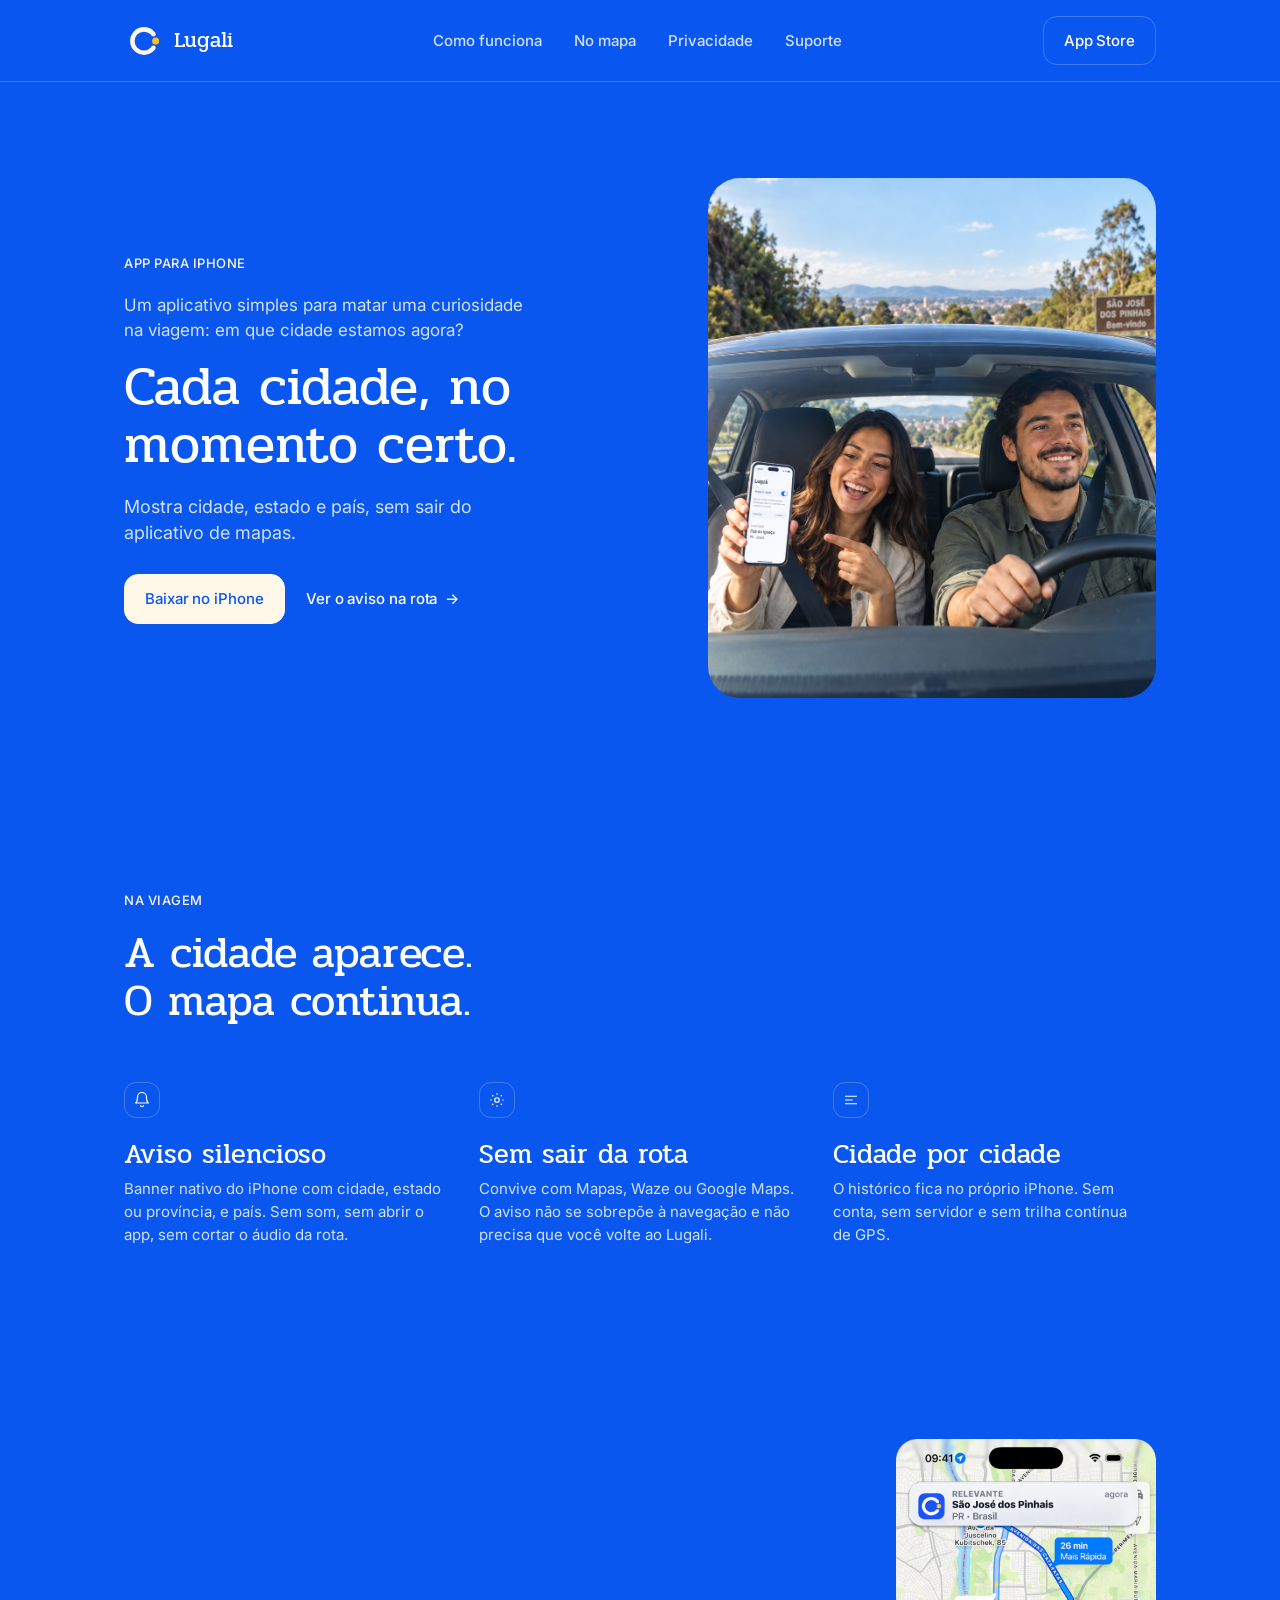
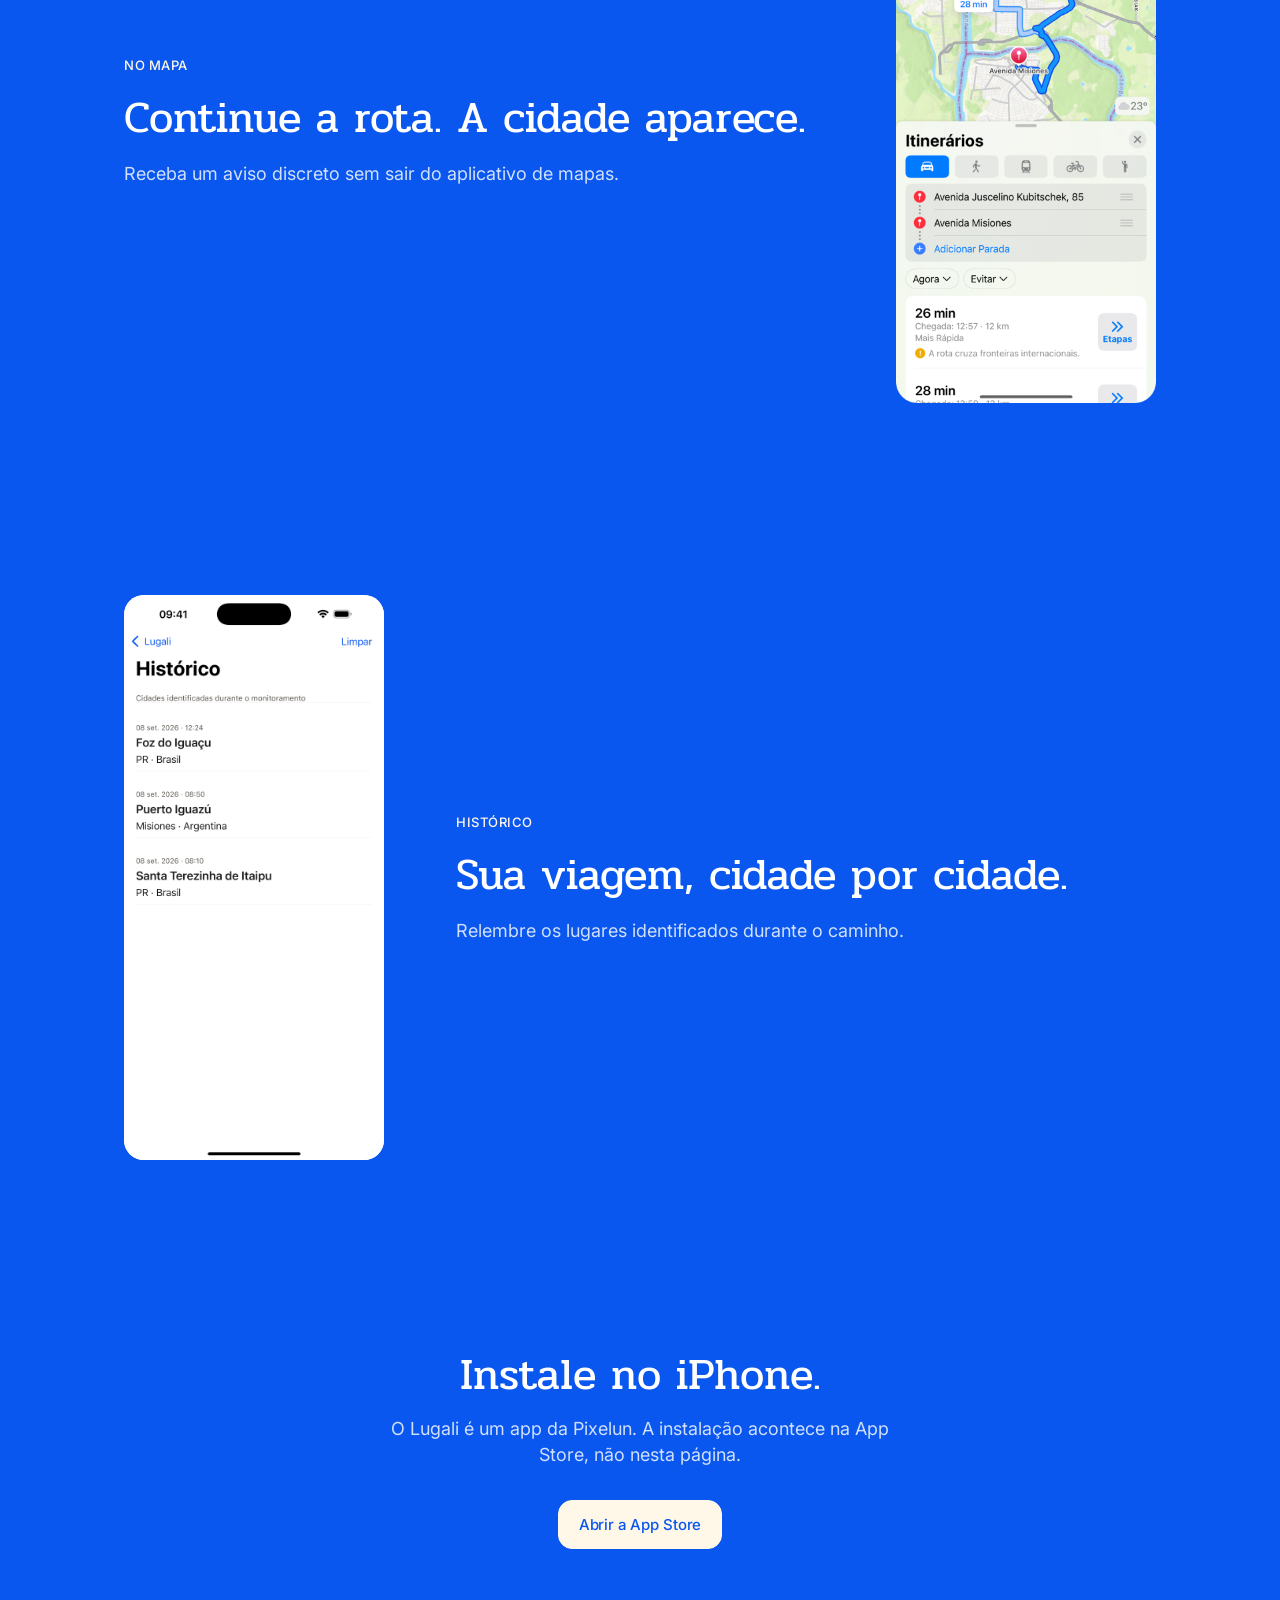
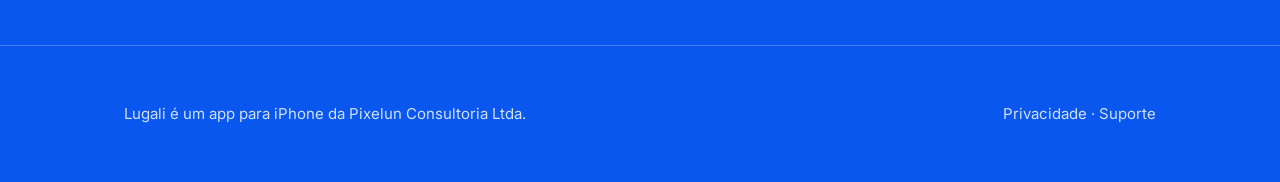
<file: site/index.html>
<!DOCTYPE html>
<html lang="pt-BR">
<head>
  <meta charset="utf-8">
  <meta name="viewport" content="width=device-width, initial-scale=1">
  <title>Lugali — cada cidade, no momento certo</title>
  <meta name="description" content="Um aplicativo simples para matar uma curiosidade na viagem: em que cidade estamos agora? Cidade, estado e país, sem sair do mapa.">
  <meta name="theme-color" content="#0C57F0">
  <link rel="icon" type="image/png" sizes="32x32" href="assets/favicon-32.png">
  <link rel="apple-touch-icon" href="assets/apple-touch-icon.png">
  <link rel="preconnect" href="https://fonts.googleapis.com">
  <link rel="preconnect" href="https://fonts.gstatic.com" crossorigin>
  <link href="https://fonts.googleapis.com/css2?family=Inter:wght@400;500;600&family=Pridi:wght@400&display=swap" rel="stylesheet">
  <link rel="stylesheet" href="assets/styles.css">
</head>
<body>
  <a class="skip" href="#conteudo">Ir ao conteúdo</a>
  <header class="topnav" id="topo">
    <div class="container topnav-inner">
      <a class="logo" href="index.html">
        <img src="assets/mark.svg" width="40" height="40" alt="">
        Lugali
      </a>
      <nav aria-label="Principal">
        <a href="#recursos">Como funciona</a>
        <a href="#no-mapa">No mapa</a>
        <a href="privacidade.html">Privacidade</a>
        <a href="suporte.html">Suporte</a>
      </nav>
      <a class="btn btn-secondary" href="#baixar">App Store</a>
    </div>
  </header>

  <main id="conteudo">
    <section class="section">
      <div class="container hero-split">
        <div class="hero-copy">
          <p class="eyebrow">App para iPhone</p>
          <p class="opener">Um aplicativo simples para matar uma curiosidade na viagem: em que cidade estamos agora?</p>
          <h1>Cada cidade, no momento certo.</h1>
          <p class="lead" style="margin-top: 20px;">Mostra cidade, estado e país, sem sair do aplicativo de mapas.</p>
          <div class="hero-cta">
            <a class="btn btn-primary" href="#baixar">Baixar no iPhone</a>
            <a class="btn btn-ghost btn-arrow" href="#no-mapa">Ver o aviso na rota</a>
          </div>
        </div>
        <figure class="hero-photo">
          <img src="assets/hero.jpg" width="1024" height="1536" alt="Casal no carro mostra o Lugali aberto em Foz do Iguaçu, com a placa de São José dos Pinhais ao fundo.">
        </figure>
      </div>
    </section>

    <section class="section" id="recursos">
      <div class="container" style="display: flex; flex-direction: column; gap: 56px;">
        <div class="features-intro">
          <p class="eyebrow">Na viagem</p>
          <h2>A cidade aparece. O mapa continua.</h2>
        </div>
        <div class="grid-3">
          <div class="feature">
            <div class="feature-mark">
              <svg viewBox="0 0 24 24" fill="none" stroke="currentColor" stroke-width="1.6" aria-hidden="true"><path d="M6 8a6 6 0 0 1 12 0c0 7 3 8 3 8H3s3-1 3-8"/><path d="M10 19a2 2 0 0 0 4 0"/></svg>
            </div>
            <h3>Aviso silencioso</h3>
            <p>Banner nativo do iPhone com cidade, estado ou província, e país. Sem som, sem abrir o app, sem cortar o áudio da rota.</p>
          </div>
          <div class="feature">
            <div class="feature-mark">
              <svg viewBox="0 0 24 24" fill="none" stroke="currentColor" stroke-width="1.6" aria-hidden="true"><circle cx="12" cy="12" r="3"/><path d="M12 3v2M12 19v2M3 12h2M19 12h2M5.6 5.6l1.4 1.4M17 17l1.4 1.4M18.4 5.6 17 7M7 17l-1.4 1.4"/></svg>
            </div>
            <h3>Sem sair da rota</h3>
            <p>Convive com Mapas, Waze ou Google Maps. O aviso não se sobrepõe à navegação e não precisa que você volte ao Lugali.</p>
          </div>
          <div class="feature">
            <div class="feature-mark">
              <svg viewBox="0 0 24 24" fill="none" stroke="currentColor" stroke-width="1.6" aria-hidden="true"><path d="M4 7h16M4 12h10M4 17h16"/></svg>
            </div>
            <h3>Cidade por cidade</h3>
            <p>O histórico fica no próprio iPhone. Sem conta, sem servidor e sem trilha contínua de GPS.</p>
          </div>
        </div>
      </div>
    </section>

    <section class="section" id="no-mapa">
      <div class="container moment-split">
        <div class="moment-copy">
          <p class="eyebrow">No mapa</p>
          <h2>Continue a rota. A cidade aparece.</h2>
          <p class="lead" style="margin-top: 18px;">Receba um aviso discreto sem sair do aplicativo de mapas.</p>
        </div>
        <div class="phone-shot">
          <img src="assets/rota.png" width="780" height="1694" alt="Aviso do Lugali sobre o mapa: São José dos Pinhais, PR, Brasil.">
        </div>
      </div>
    </section>

    <section class="section" id="historico">
      <div class="container moment-split flip">
        <div class="moment-copy">
          <p class="eyebrow">Histórico</p>
          <h2>Sua viagem, cidade por cidade.</h2>
          <p class="lead" style="margin-top: 18px;">Relembre os lugares identificados durante o caminho.</p>
        </div>
        <div class="phone">
          <img class="phone-screen" src="assets/history.png" width="1320" height="2868" alt="Histórico do Lugali com Foz do Iguaçu, Puerto Iguazú e Santa Terezinha de Itaipu.">
        </div>
      </div>
    </section>

    <section class="section cta-strip" id="baixar">
      <div class="container" style="max-width: 600px;">
        <h2>Instale no iPhone.</h2>
        <p class="lead">O Lugali é um app da Pixelun. A instalação acontece na App Store, não nesta página.</p>
        <a class="btn btn-primary" href="https://www.apple.com/br/app-store/" target="_blank" rel="noopener noreferrer">Abrir a App Store</a>
      </div>
    </section>
  </main>

  <footer class="pagefoot">
    <div class="container pagefoot-inner">
      <span>Lugali é um app para iPhone da Pixelun Consultoria Ltda.</span>
      <span>
        <a href="privacidade.html">Privacidade</a>
        ·
        <a href="suporte.html">Suporte</a>
      </span>
    </div>
  </footer>
</body>
</html>
</file>
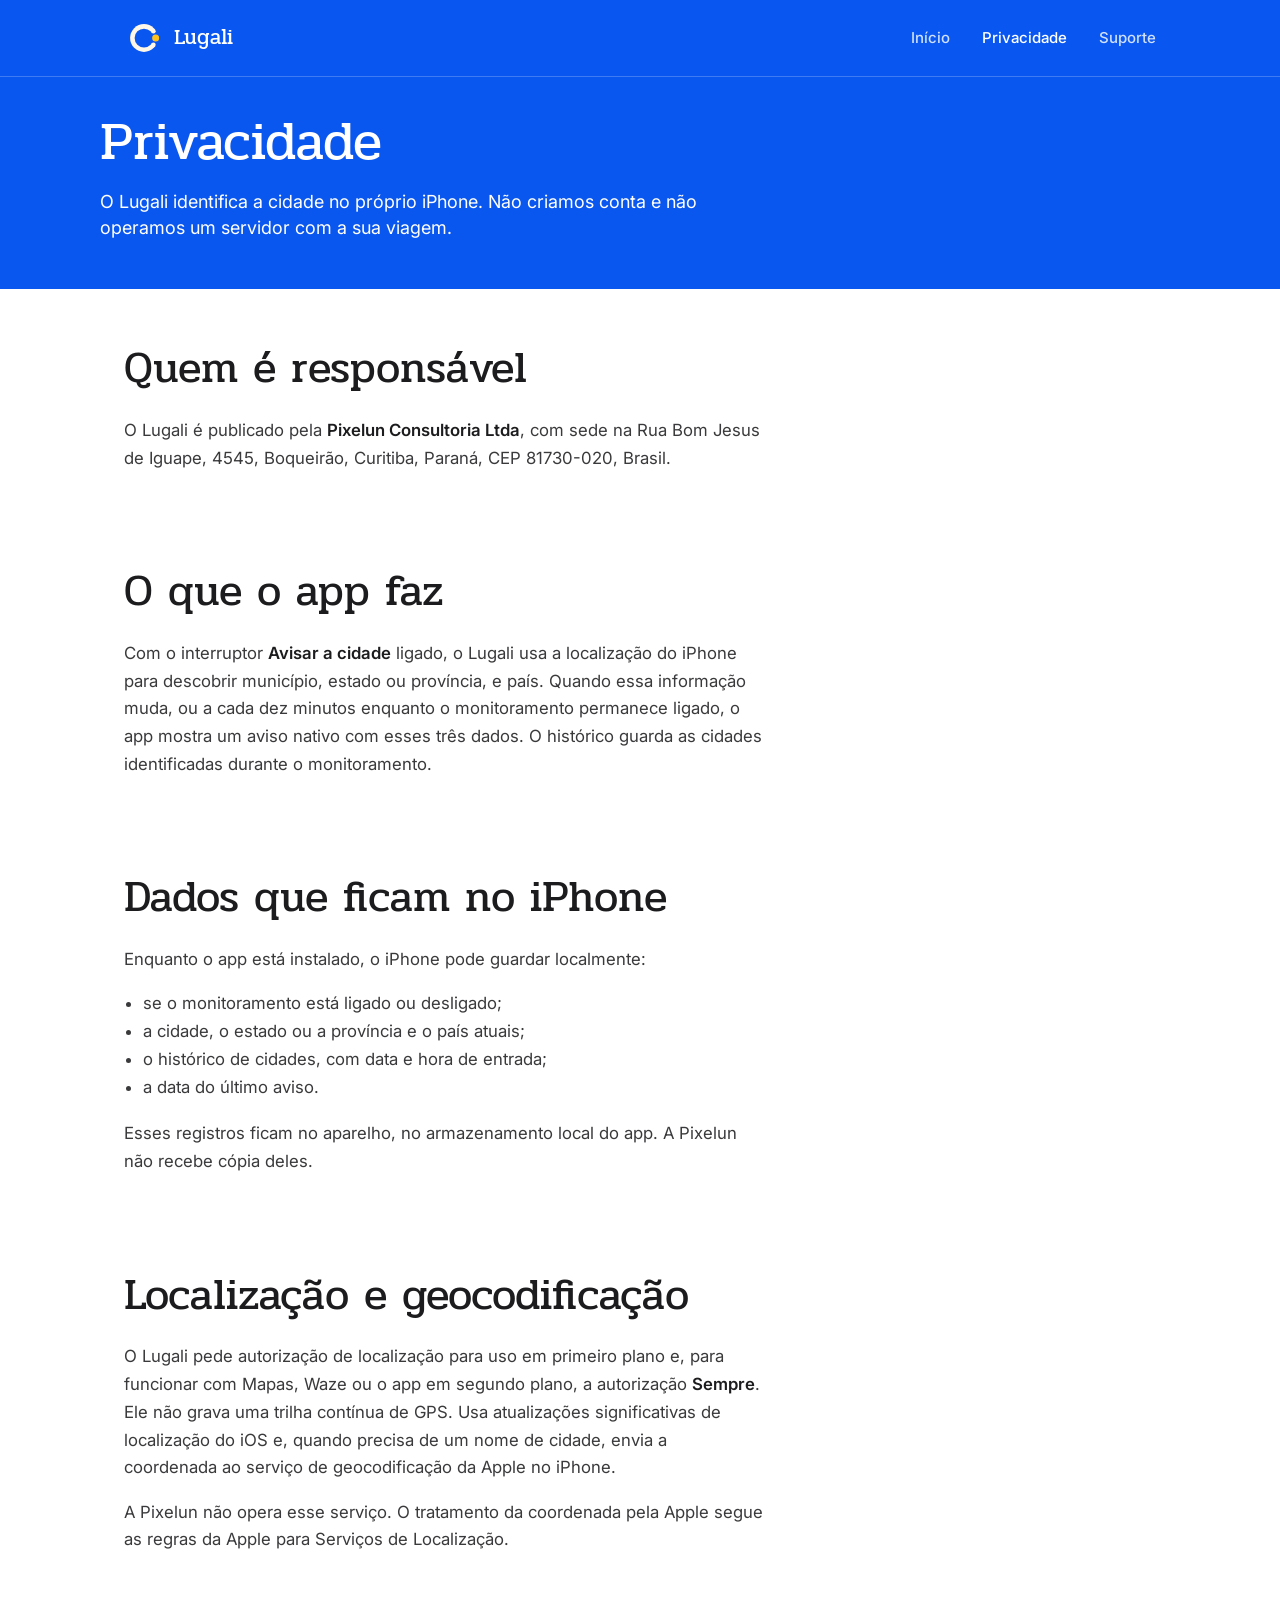
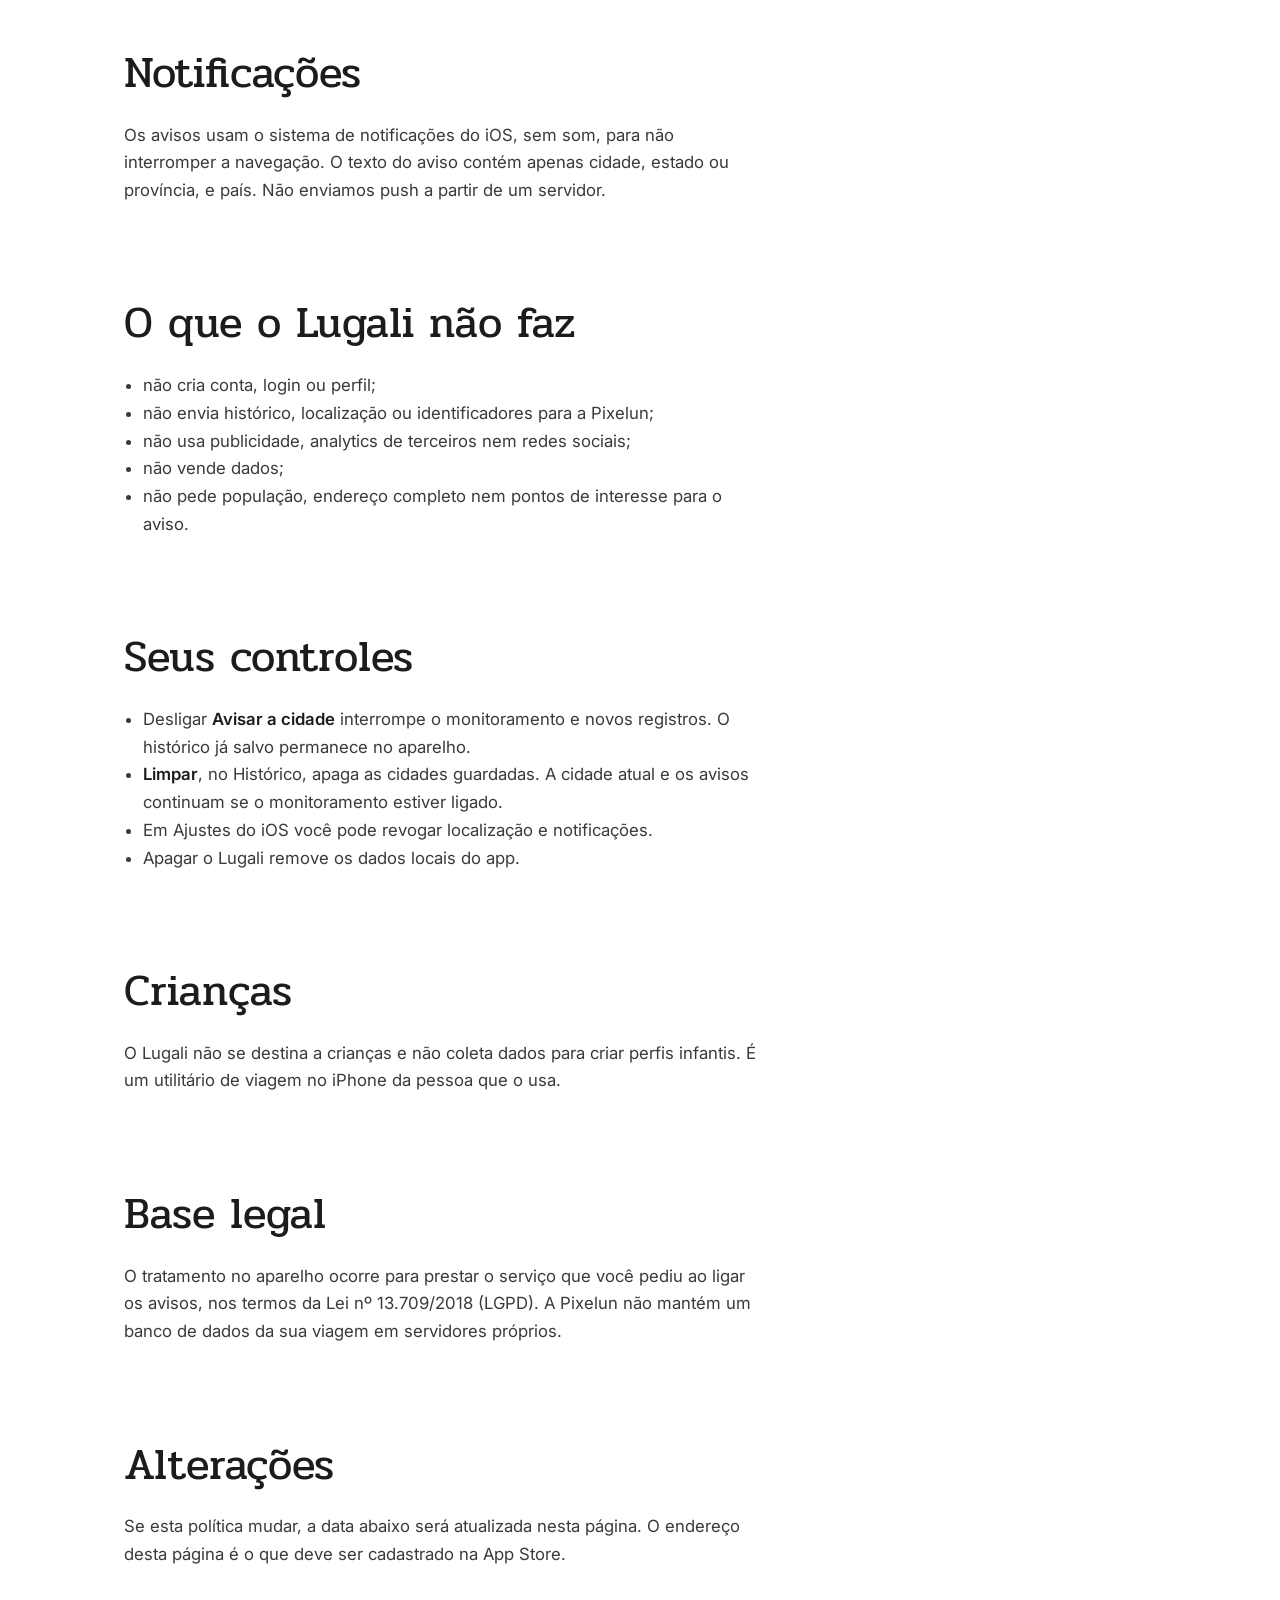
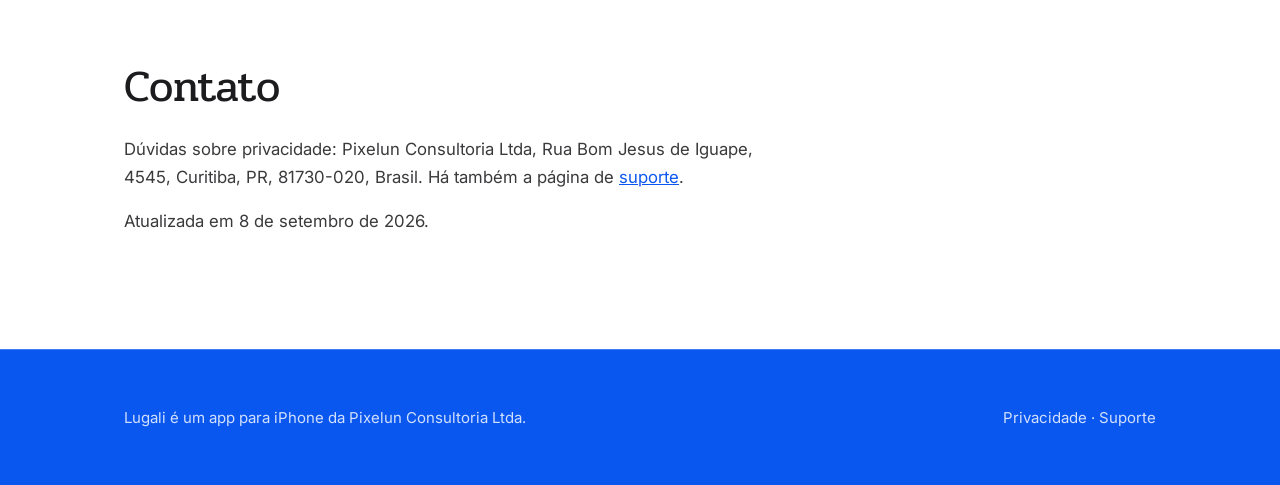
<file: site/privacidade.html>
<!DOCTYPE html>
<html lang="pt-BR">
<head>
  <meta charset="utf-8">
  <meta name="viewport" content="width=device-width, initial-scale=1">
  <title>Privacidade — Lugali</title>
  <meta name="description" content="Política de privacidade do Lugali: localização e histórico ficam no iPhone. A Pixelun não opera um servidor com os seus dados.">
  <meta name="theme-color" content="#0C57F0">
  <link rel="icon" type="image/png" sizes="32x32" href="assets/favicon-32.png">
  <link rel="apple-touch-icon" href="assets/apple-touch-icon.png">
  <link rel="preconnect" href="https://fonts.googleapis.com">
  <link rel="preconnect" href="https://fonts.gstatic.com" crossorigin>
  <link href="https://fonts.googleapis.com/css2?family=Inter:wght@400;500;600&family=Pridi:wght@400&display=swap" rel="stylesheet">
  <link rel="stylesheet" href="assets/styles.css">
</head>
<body>
  <a class="skip" href="#conteudo">Ir ao conteúdo</a>
  <header class="topnav">
    <div class="container topnav-inner">
      <a class="logo" href="index.html">
        <img src="assets/mark.svg" width="40" height="40" alt="">
        Lugali
      </a>
      <nav aria-label="Principal">
        <a href="index.html">Início</a>
        <a href="privacidade.html" aria-current="page">Privacidade</a>
        <a href="suporte.html">Suporte</a>
      </nav>
    </div>
  </header>
  <div class="intro container">
    <h1>Privacidade</h1>
    <p class="lead">O Lugali identifica a cidade no próprio iPhone. Não criamos conta e não operamos um servidor com a sua viagem.</p>
  </div>

  <main id="conteudo" class="paper">
    <article class="paper-body">
      <div class="container">
        <h2>Quem é responsável</h2>
        <p>O Lugali é publicado pela <strong>Pixelun Consultoria Ltda</strong>, com sede na Rua Bom Jesus de Iguape, 4545, Boqueirão, Curitiba, Paraná, CEP 81730-020, Brasil.</p>

        <h2>O que o app faz</h2>
        <p>Com o interruptor <strong>Avisar a cidade</strong> ligado, o Lugali usa a localização do iPhone para descobrir município, estado ou província, e país. Quando essa informação muda, ou a cada dez minutos enquanto o monitoramento permanece ligado, o app mostra um aviso nativo com esses três dados. O histórico guarda as cidades identificadas durante o monitoramento.</p>

        <h2>Dados que ficam no iPhone</h2>
        <p>Enquanto o app está instalado, o iPhone pode guardar localmente:</p>
        <ul>
          <li>se o monitoramento está ligado ou desligado;</li>
          <li>a cidade, o estado ou a província e o país atuais;</li>
          <li>o histórico de cidades, com data e hora de entrada;</li>
          <li>a data do último aviso.</li>
        </ul>
        <p>Esses registros ficam no aparelho, no armazenamento local do app. A Pixelun não recebe cópia deles.</p>

        <h2>Localização e geocodificação</h2>
        <p>O Lugali pede autorização de localização para uso em primeiro plano e, para funcionar com Mapas, Waze ou o app em segundo plano, a autorização <strong>Sempre</strong>. Ele não grava uma trilha contínua de GPS. Usa atualizações significativas de localização do iOS e, quando precisa de um nome de cidade, envia a coordenada ao serviço de geocodificação da Apple no iPhone.</p>
        <p>A Pixelun não opera esse serviço. O tratamento da coordenada pela Apple segue as regras da Apple para Serviços de Localização.</p>

        <h2>Notificações</h2>
        <p>Os avisos usam o sistema de notificações do iOS, sem som, para não interromper a navegação. O texto do aviso contém apenas cidade, estado ou província, e país. Não enviamos push a partir de um servidor.</p>

        <h2>O que o Lugali não faz</h2>
        <ul>
          <li>não cria conta, login ou perfil;</li>
          <li>não envia histórico, localização ou identificadores para a Pixelun;</li>
          <li>não usa publicidade, analytics de terceiros nem redes sociais;</li>
          <li>não vende dados;</li>
          <li>não pede população, endereço completo nem pontos de interesse para o aviso.</li>
        </ul>

        <h2>Seus controles</h2>
        <ul>
          <li>Desligar <strong>Avisar a cidade</strong> interrompe o monitoramento e novos registros. O histórico já salvo permanece no aparelho.</li>
          <li><strong>Limpar</strong>, no Histórico, apaga as cidades guardadas. A cidade atual e os avisos continuam se o monitoramento estiver ligado.</li>
          <li>Em Ajustes do iOS você pode revogar localização e notificações.</li>
          <li>Apagar o Lugali remove os dados locais do app.</li>
        </ul>

        <h2>Crianças</h2>
        <p>O Lugali não se destina a crianças e não coleta dados para criar perfis infantis. É um utilitário de viagem no iPhone da pessoa que o usa.</p>

        <h2>Base legal</h2>
        <p>O tratamento no aparelho ocorre para prestar o serviço que você pediu ao ligar os avisos, nos termos da Lei nº 13.709/2018 (LGPD). A Pixelun não mantém um banco de dados da sua viagem em servidores próprios.</p>

        <h2>Alterações</h2>
        <p>Se esta política mudar, a data abaixo será atualizada nesta página. O endereço desta página é o que deve ser cadastrado na App Store.</p>

        <h2>Contato</h2>
        <p>Dúvidas sobre privacidade: Pixelun Consultoria Ltda, Rua Bom Jesus de Iguape, 4545, Curitiba, PR, 81730-020, Brasil. Há também a página de <a href="suporte.html">suporte</a>.</p>
        <p class="updated">Atualizada em 8 de setembro de 2026.</p>
      </div>
    </article>
  </main>

  <footer class="pagefoot">
    <div class="container pagefoot-inner">
      <span>Lugali é um app para iPhone da Pixelun Consultoria Ltda.</span>
      <span>
        <a href="privacidade.html">Privacidade</a>
        ·
        <a href="suporte.html">Suporte</a>
      </span>
    </div>
  </footer>
</body>
</html>
</file>
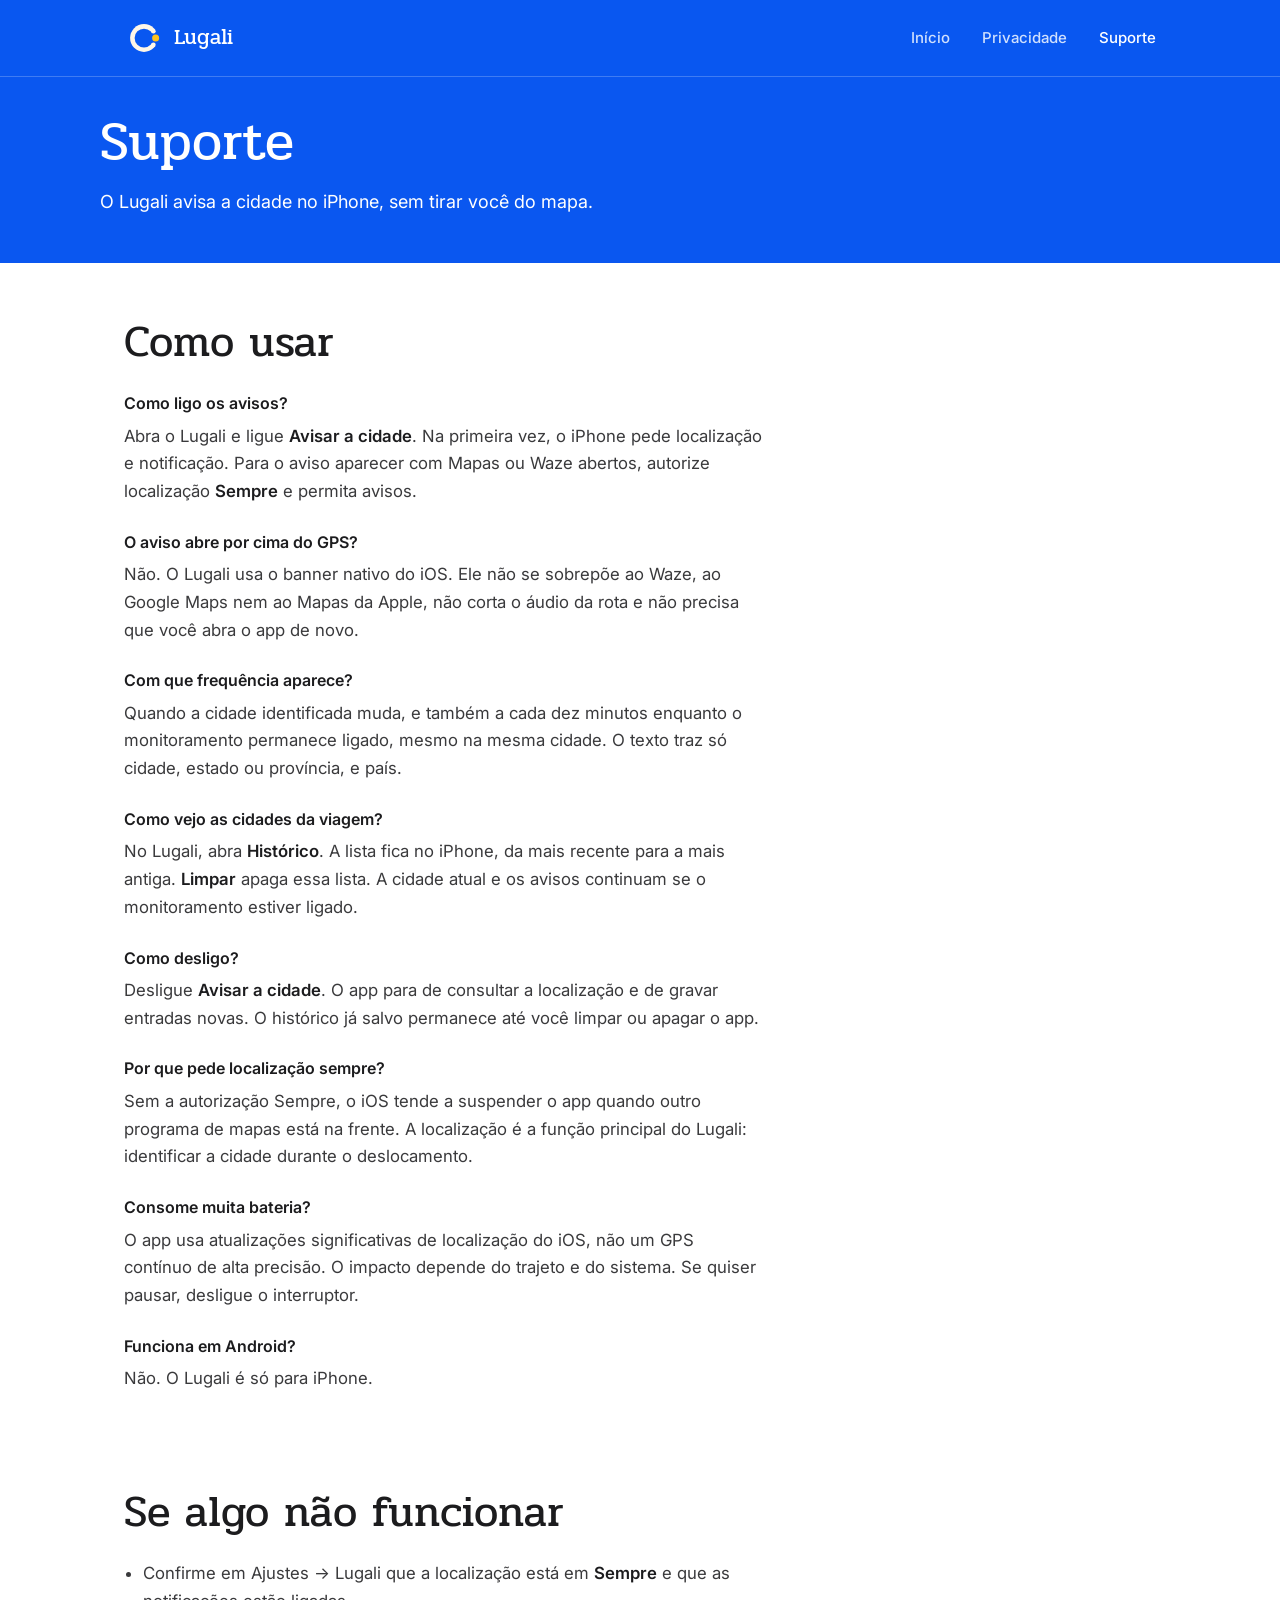
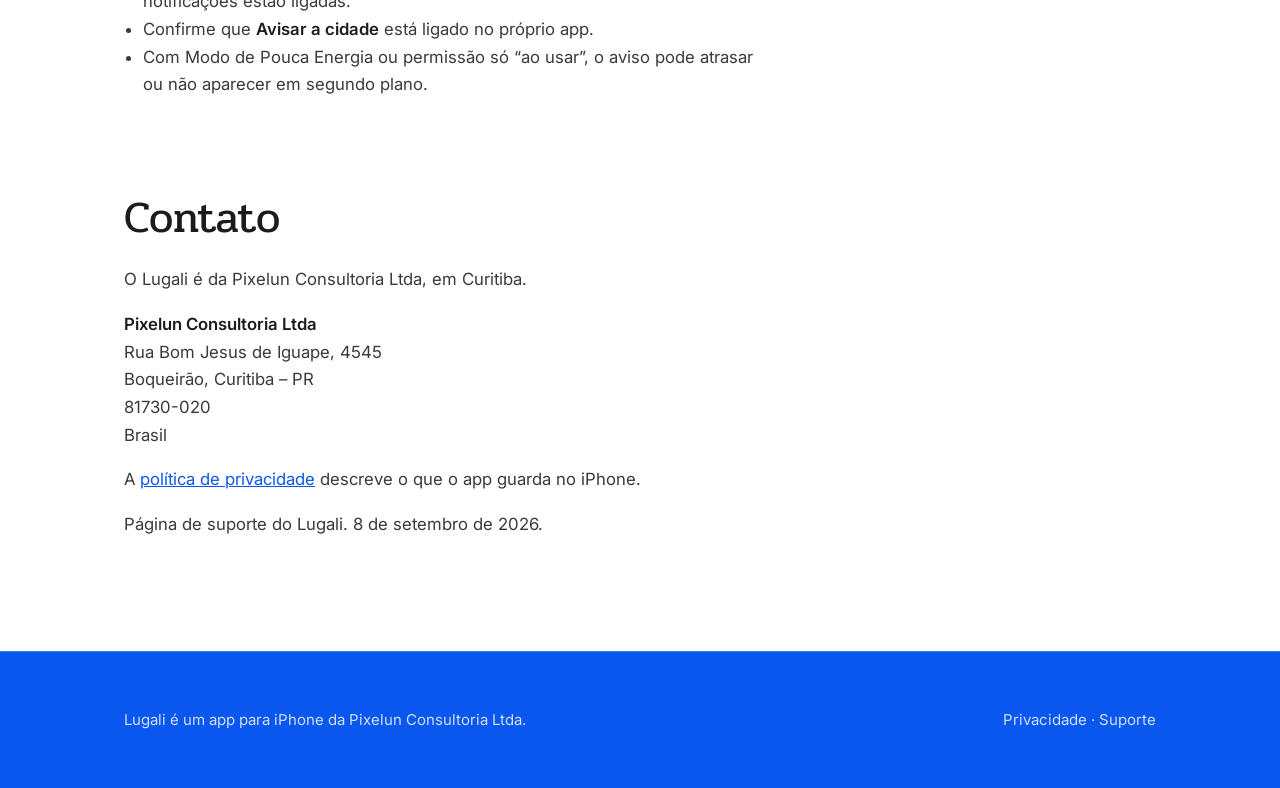
<file: site/suporte.html>
<!DOCTYPE html>
<html lang="pt-BR">
<head>
  <meta charset="utf-8">
  <meta name="viewport" content="width=device-width, initial-scale=1">
  <title>Suporte — Lugali</title>
  <meta name="description" content="Como ligar os avisos do Lugali, autorizar localização e limpar o histórico.">
  <meta name="theme-color" content="#0C57F0">
  <link rel="icon" type="image/png" sizes="32x32" href="assets/favicon-32.png">
  <link rel="apple-touch-icon" href="assets/apple-touch-icon.png">
  <link rel="preconnect" href="https://fonts.googleapis.com">
  <link rel="preconnect" href="https://fonts.gstatic.com" crossorigin>
  <link href="https://fonts.googleapis.com/css2?family=Inter:wght@400;500;600&family=Pridi:wght@400&display=swap" rel="stylesheet">
  <link rel="stylesheet" href="assets/styles.css">
</head>
<body>
  <a class="skip" href="#conteudo">Ir ao conteúdo</a>
  <header class="topnav">
    <div class="container topnav-inner">
      <a class="logo" href="index.html">
        <img src="assets/mark.svg" width="40" height="40" alt="">
        Lugali
      </a>
      <nav aria-label="Principal">
        <a href="index.html">Início</a>
        <a href="privacidade.html">Privacidade</a>
        <a href="suporte.html" aria-current="page">Suporte</a>
      </nav>
    </div>
  </header>
  <div class="intro container">
    <h1>Suporte</h1>
    <p class="lead">O Lugali avisa a cidade no iPhone, sem tirar você do mapa.</p>
  </div>

  <main id="conteudo" class="paper">
    <article class="paper-body">
      <div class="container">
        <h2>Como usar</h2>
        <dl class="faq">
          <dt>Como ligo os avisos?</dt>
          <dd>Abra o Lugali e ligue <strong>Avisar a cidade</strong>. Na primeira vez, o iPhone pede localização e notificação. Para o aviso aparecer com Mapas ou Waze abertos, autorize localização <strong>Sempre</strong> e permita avisos.</dd>

          <dt>O aviso abre por cima do GPS?</dt>
          <dd>Não. O Lugali usa o banner nativo do iOS. Ele não se sobrepõe ao Waze, ao Google Maps nem ao Mapas da Apple, não corta o áudio da rota e não precisa que você abra o app de novo.</dd>

          <dt>Com que frequência aparece?</dt>
          <dd>Quando a cidade identificada muda, e também a cada dez minutos enquanto o monitoramento permanece ligado, mesmo na mesma cidade. O texto traz só cidade, estado ou província, e país.</dd>

          <dt>Como vejo as cidades da viagem?</dt>
          <dd>No Lugali, abra <strong>Histórico</strong>. A lista fica no iPhone, da mais recente para a mais antiga. <strong>Limpar</strong> apaga essa lista. A cidade atual e os avisos continuam se o monitoramento estiver ligado.</dd>

          <dt>Como desligo?</dt>
          <dd>Desligue <strong>Avisar a cidade</strong>. O app para de consultar a localização e de gravar entradas novas. O histórico já salvo permanece até você limpar ou apagar o app.</dd>

          <dt>Por que pede localização sempre?</dt>
          <dd>Sem a autorização Sempre, o iOS tende a suspender o app quando outro programa de mapas está na frente. A localização é a função principal do Lugali: identificar a cidade durante o deslocamento.</dd>

          <dt>Consome muita bateria?</dt>
          <dd>O app usa atualizações significativas de localização do iOS, não um GPS contínuo de alta precisão. O impacto depende do trajeto e do sistema. Se quiser pausar, desligue o interruptor.</dd>

          <dt>Funciona em Android?</dt>
          <dd>Não. O Lugali é só para iPhone.</dd>
        </dl>

        <h2>Se algo não funcionar</h2>
        <ul>
          <li>Confirme em Ajustes → Lugali que a localização está em <strong>Sempre</strong> e que as notificações estão ligadas.</li>
          <li>Confirme que <strong>Avisar a cidade</strong> está ligado no próprio app.</li>
          <li>Com Modo de Pouca Energia ou permissão só “ao usar”, o aviso pode atrasar ou não aparecer em segundo plano.</li>
        </ul>

        <h2>Contato</h2>
        <p>O Lugali é da Pixelun Consultoria Ltda, em Curitiba.</p>
        <div class="contact-block">
          <p>
            <strong>Pixelun Consultoria Ltda</strong><br>
            Rua Bom Jesus de Iguape, 4545<br>
            Boqueirão, Curitiba – PR<br>
            81730-020<br>
            Brasil
          </p>
        </div>
        <p>A <a href="privacidade.html">política de privacidade</a> descreve o que o app guarda no iPhone.</p>
        <p class="updated">Página de suporte do Lugali. 8 de setembro de 2026.</p>
      </div>
    </article>
  </main>

  <footer class="pagefoot">
    <div class="container pagefoot-inner">
      <span>Lugali é um app para iPhone da Pixelun Consultoria Ltda.</span>
      <span>
        <a href="privacidade.html">Privacidade</a>
        ·
        <a href="suporte.html">Suporte</a>
      </span>
    </div>
  </footer>
</body>
</html>
</file>
<file: site/assets/styles.css>
:root {
  --bg: oklch(52.35% 0.2388 262.4);
  --surface: oklch(100% 0 0);
  --fg: oklch(100% 0 0);
  --muted: oklch(90.4% 0.043 262.4);
  --border: oklch(100% 0 0 / 0.22);
  --accent: oklch(97.83% 0.0215 83.3);
  --mango: oklch(84.65% 0.1689 84.8);
  --ink: #1c1c1e;
  --paper-muted: #3a3a3c;
  --cobalt: #0c57f0;

  --font-display: "Pridi", Palatino, "Palatino Linotype", "Iowan Old Style", Georgia, serif;
  --font-body: Inter, -apple-system, BlinkMacSystemFont, "Segoe UI", system-ui, sans-serif;

  --accent-soft: color-mix(in oklch, var(--accent) 14%, transparent);
  --fg-soft: color-mix(in oklch, var(--fg) 10%, transparent);

  --fs-h1: clamp(2.35rem, 4.2vw, 4rem);
  --fs-h2: clamp(2.1rem, 3.4vw, 3.25rem);
  --fs-h3: 1.7rem;
  --fs-lead: 1.125rem;

  --gap-sm: 12px;
  --gap-md: 20px;
  --gap-lg: 32px;
  --gap-xl: 56px;
  --gap-2xl: 96px;
  --container: 1080px;
  --gutter: 24px;

  --radius: 14px;
  --radius-photo: 32px;
  --phone-w: 260px;
}

*,
*::before,
*::after {
  box-sizing: border-box;
}

html {
  scroll-behavior: smooth;
  scroll-padding-top: 80px;
}

html,
body {
  margin: 0;
  background: var(--bg);
  color: var(--fg);
  font-family: var(--font-body);
  font-size: 16px;
  line-height: 1.55;
  text-rendering: optimizeLegibility;
  -webkit-font-smoothing: antialiased;
}

img,
svg {
  display: block;
  max-width: 100%;
}

a {
  color: inherit;
  text-decoration: none;
}

p {
  text-wrap: pretty;
}

h1,
h2,
h3 {
  text-wrap: balance;
  font-weight: 400;
}

.skip {
  position: absolute;
  left: 12px;
  top: -40px;
  z-index: 20;
  background: var(--surface);
  color: var(--bg);
  padding: 8px 12px;
  font-size: 14px;
}

.skip:focus {
  top: 12px;
}

.container {
  max-width: var(--container);
  margin-inline: auto;
  padding-inline: var(--gutter);
}

.section {
  padding-block: clamp(48px, 8vw, var(--gap-2xl));
}

h1,
.h1 {
  font-family: var(--font-display);
  font-size: var(--fs-h1);
  line-height: 1.08;
  margin: 0;
}

h2,
.h2 {
  font-family: var(--font-display);
  font-size: var(--fs-h2);
  line-height: 1.1;
  margin: 0;
}

h3 {
  font-family: var(--font-display);
  font-size: var(--fs-h3);
  line-height: 1.2;
  margin: 0;
}

.lead {
  font-size: var(--fs-lead);
  line-height: 1.45;
  color: var(--muted);
  max-width: 60ch;
  margin: 0;
}

.eyebrow {
  font-size: 13px;
  font-weight: 500;
  letter-spacing: 0.04em;
  text-transform: uppercase;
  color: var(--accent);
  margin: 0 0 var(--gap-md);
}

.topnav {
  position: sticky;
  top: 0;
  z-index: 10;
  background: color-mix(in oklch, var(--bg) 92%, transparent);
  backdrop-filter: blur(12px);
  border-bottom: 1px solid var(--border);
}

.topnav-inner {
  display: flex;
  align-items: center;
  justify-content: space-between;
  padding-block: 16px;
  gap: var(--gap-md);
}

.logo {
  display: inline-flex;
  align-items: center;
  gap: 10px;
  font-family: var(--font-display);
  font-size: 1.35rem;
  line-height: 1;
}

.logo img,
.logo svg {
  width: 40px;
  height: 40px;
  flex: 0 0 auto;
}

.topnav nav {
  display: flex;
  flex-wrap: wrap;
  gap: var(--gap-lg);
  row-gap: 4px;
}

.topnav nav a {
  font-size: 15px;
  font-weight: 500;
  color: var(--muted);
  min-height: 44px;
  display: inline-flex;
  align-items: center;
}

.topnav nav a:hover,
.topnav nav a[aria-current="page"] {
  color: var(--fg);
}

.pagefoot {
  padding-block: var(--gap-xl);
  color: var(--muted);
  font-size: 15px;
  border-top: 1px solid var(--border);
}

.pagefoot-inner {
  display: flex;
  flex-wrap: wrap;
  align-items: center;
  justify-content: space-between;
  gap: var(--gap-md);
}

.pagefoot a:hover {
  color: var(--fg);
}

.btn {
  display: inline-flex;
  align-items: center;
  justify-content: center;
  gap: 8px;
  padding: 12px 20px;
  min-height: 44px;
  border-radius: var(--radius);
  border: 1px solid transparent;
  font-size: 15px;
  font-weight: 500;
  letter-spacing: -0.005em;
}

.btn-primary {
  background: var(--accent);
  color: var(--bg);
  border-color: var(--accent);
}

.btn-primary:hover {
  background: color-mix(in oklch, var(--accent) 88%, black);
}

.btn-secondary {
  background: transparent;
  color: var(--fg);
  border-color: var(--border);
}

.btn-secondary:hover {
  border-color: var(--fg);
  background: var(--fg-soft);
}

.btn-ghost {
  background: transparent;
  color: var(--fg);
  border-color: transparent;
  padding-inline: 8px;
}

.btn-ghost:hover {
  background: var(--fg-soft);
}

.btn-arrow::after {
  content: "→";
}

a:focus-visible,
.btn:focus-visible {
  outline: 2px solid var(--accent);
  outline-offset: 3px;
}

.hero-split {
  display: grid;
  grid-template-columns: minmax(0, 26rem) minmax(0, 28rem);
  justify-content: space-between;
  gap: 40px 56px;
  align-items: center;
}

.opener {
  margin: 0 0 16px;
  max-width: min(28em, 100%);
  font-size: 1.0625rem;
  line-height: 1.45;
  color: var(--muted);
}

.hero-cta {
  display: inline-flex;
  gap: var(--gap-sm);
  flex-wrap: wrap;
  align-items: center;
  margin-top: 28px;
}

.hero-photo {
  margin: 0;
  width: 100%;
  height: min(520px, 62vh);
  overflow: hidden;
  border-radius: var(--radius-photo);
}

.hero-photo img {
  width: 100%;
  height: 100%;
  object-fit: cover;
  object-position: center 58%;
}

.features-intro {
  max-width: 36ch;
}

.grid-3 {
  display: grid;
  grid-template-columns: repeat(3, 1fr);
  gap: var(--gap-lg);
}

.feature-mark {
  width: 36px;
  height: 36px;
  display: grid;
  place-items: center;
  border: 1px solid var(--border);
  border-radius: 12px;
  margin-bottom: var(--gap-md);
}

.feature-mark svg {
  width: 18px;
  height: 18px;
}

.feature h3 {
  margin-bottom: 6px;
}

.feature p {
  margin: 0;
  color: var(--muted);
  font-size: 15px;
}

.moment-split {
  display: grid;
  grid-template-columns: minmax(0, 1fr) var(--phone-w);
  gap: 40px 72px;
  align-items: center;
}

.moment-split.flip {
  grid-template-columns: var(--phone-w) minmax(0, 1fr);
}

.moment-split.flip .phone,
.moment-split.flip .phone-shot {
  grid-column: 1;
  grid-row: 1;
}

.moment-split.flip .moment-copy {
  grid-column: 2;
  grid-row: 1;
}

.moment-copy,
.hero-copy {
  min-width: 0;
}

.phone {
  width: var(--phone-w);
  border-radius: 20px;
  overflow: hidden;
  background: var(--surface);
  justify-self: center;
}

.phone-screen {
  width: 100%;
  height: auto;
  object-fit: contain;
  object-position: top center;
}

.phone-shot {
  width: min(280px, 100%);
  justify-self: center;
}

.phone-shot img {
  width: 100%;
  height: auto;
}

.cta-strip {
  text-align: center;
}

.cta-strip .lead {
  margin: 16px auto 32px;
}

.intro {
  padding: 36px 0 48px;
}

.intro h1 {
  max-width: 16ch;
}

.intro .lead {
  margin-top: 18px;
  color: var(--fg);
}

.paper {
  background: var(--surface);
  color: var(--ink);
}

.paper-body {
  padding: 56px var(--gutter) 96px;
}

.paper-body .container > * {
  max-width: 40rem;
}

.paper-body h2 {
  margin: 2.2em 0 0.55em;
}

.paper-body h2:first-child {
  margin-top: 0;
}

.paper-body p,
.paper-body li,
.faq dd {
  font-size: 1.05rem;
  line-height: 1.65;
  color: var(--paper-muted);
  overflow-wrap: break-word;
}

.paper-body p {
  margin: 0 0 1em;
}

.paper-body ul {
  margin: 0 0 1.2em;
  padding-left: 1.2em;
}

.paper-body strong {
  color: var(--ink);
  font-weight: 600;
}

.paper-body a {
  color: var(--cobalt);
  text-decoration: underline;
}

.updated {
  margin-top: 2.5em;
  font-size: 0.95rem;
  color: #6e6e73;
}

.faq dt {
  margin-top: 1.5em;
  font-weight: 600;
  color: var(--ink);
}

.faq dd {
  margin: 0.4em 0 0;
}

.contact-block {
  margin-top: 1em;
}

.paper :focus-visible {
  outline-color: var(--cobalt);
}

@media (max-width: 920px) {
  .hero-split,
  .moment-split,
  .moment-split.flip,
  .grid-3 {
    grid-template-columns: 1fr;
  }

  .moment-split.flip .phone,
  .moment-split.flip .phone-shot,
  .moment-split.flip .moment-copy {
    grid-column: auto;
    grid-row: auto;
  }

  .topnav-inner {
    flex-wrap: wrap;
  }

  .topnav .btn {
    display: none;
  }

  .topnav nav {
    width: 100%;
    order: 3;
    gap: 8px 16px;
  }

  .hero-photo {
    height: 380px;
  }

  .phone,
  .phone-shot {
    width: min(var(--phone-w), 100%);
  }

  .opener,
  .lead {
    max-width: 20rem;
  }
}

@media (prefers-reduced-motion: reduce) {
  html {
    scroll-behavior: auto;
  }
}
</file>
